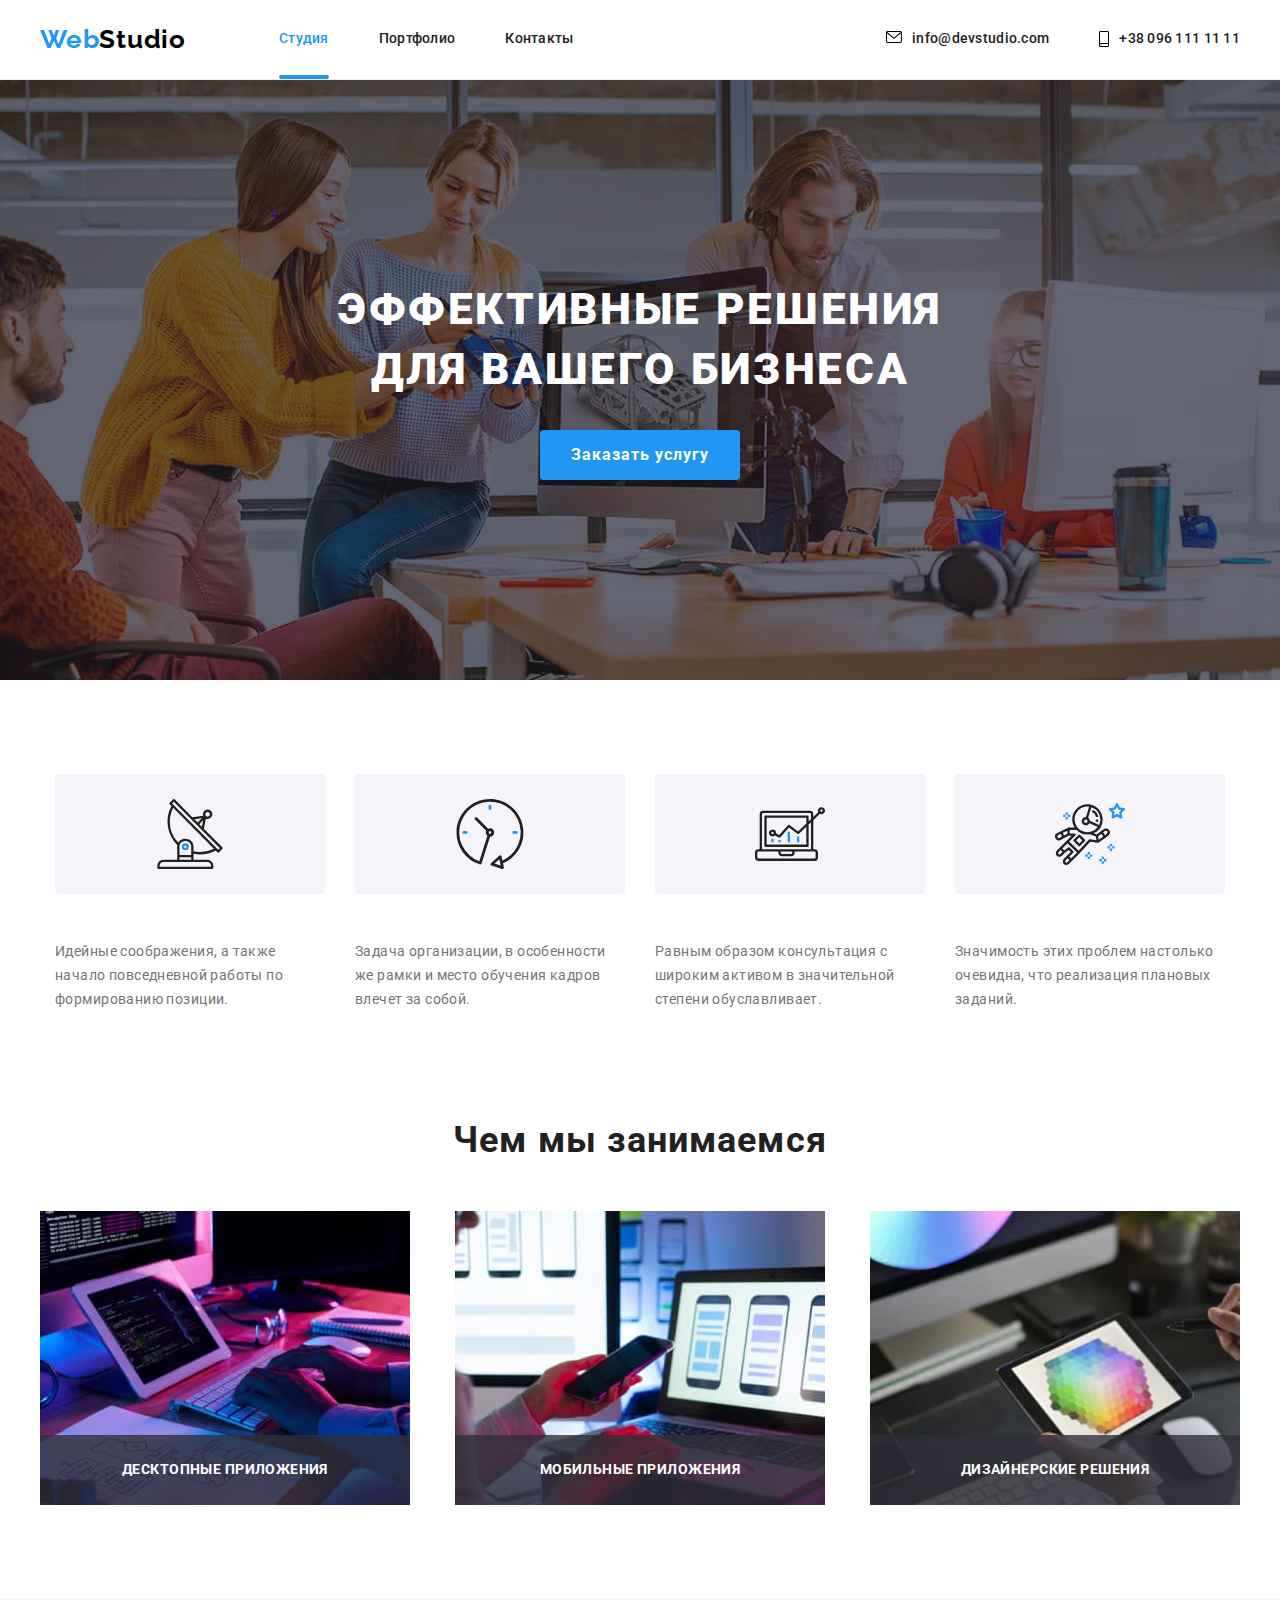
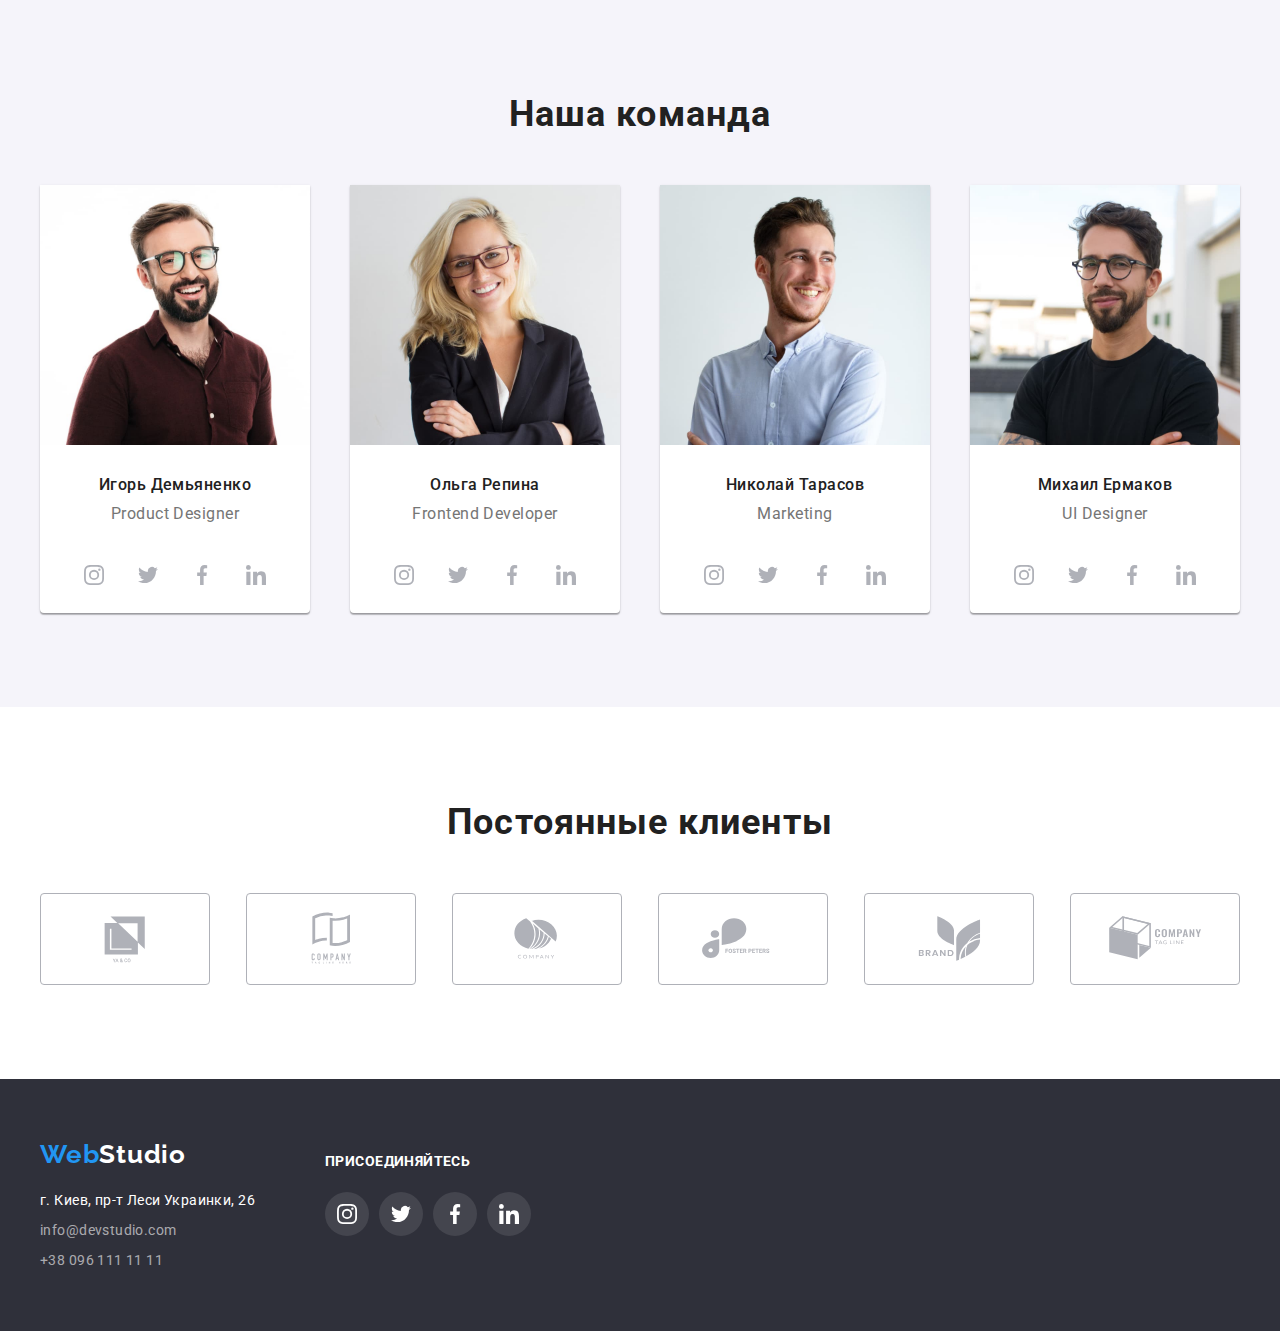
<file: index.html>
<!DOCTYPE html>
<html lang="ru">
<head>
    <meta charset="UTF-8">
    <meta http-equiv="X-UA-Compatible" content="IE=edge">
    <meta name="viewport" content="width=device-width, initial-scale=1.0">
    <title>Студия</title>
    <link rel="preconnect" href="https://fonts.googleapis.com">
    <link rel="preconnect" href="https://fonts.gstatic.com" crossorigin>
    <link href="https://fonts.googleapis.com/css2?family=Raleway:wght@700&family=Roboto:wght@400;500;700;900&display=swap"
        rel="stylesheet">
    <link rel="stylesheet" href="./css/modern-normalize.css">
    <link rel="stylesheet" href="./css/styles.css">
</head>
<body>
<!-- =============================== Header =============================== -->
    <header class="header">
        <div class="container">
            <div class="header-style">
                <nav class="navbar">
                    <a href="/" class="logo">Web<span>Studio</span></a>
                    <ul class="nav-boxes">
                            <li class="nav-item underline uactive"><a href="#" class="link active">Студия</a></li>
                            <li class="nav-item underline"><a href="portfolio.html" class="link">Портфолио</a></li>
                            <li class="nav-item underline"><a href="#" class="link">Контакты</a></li>
                    </ul>
                </nav>
                <ul class="adress-boxes">
                    <li class="nav-item">
                        <a href="mailto:info@devstudio.com" class="link">info@devstudio.com
                            <svg width=16px height=12px>
                                <use href="./images/icons.svg#icon-mail"></use>
                            </svg>
                        </a>
                    </li>
                    <li class="nav-item">
                        <a href="tel:+380961111111" class="link">+38 096 111 11 11
                            <svg width=10px height=16px>
                                <use href="./images/icons.svg#icon-smartphone"></use>
                            </svg>
                        </a>
                    </li>
                </ul>
            </div>
        </div>
    </header>
    
    <main>
<!-- =============================== Hero =============================== -->
        <section class="hero-section">
            <div class="container">
                <h1 class="heading-first">Эффективные решения <br/> для вашего бизнеса</h1>
                <button class="order-button" type="button" data-modal-open>Заказать услугу</button>               
            </div>
        </section>
        <div class="middle-part">
<!-- =============================== Credo =============================== -->
<section class="middle-section">
    <div class="container">
        <h2 hidden class="heading-second">Наше кредо</h2>
        <ul class="credo">
                    <li class="credo-item icon-antenna">
                        <!-- переделывает подключение иконок с :before на SVG-спрайт -->
                        <svg>
                            <use href="./images/icons.svg#icon-antenna"></use>
                        </svg>
                        <!-- окончание -->
                        <h3 class="heading-third">Внимание к деталям</h3>
                        <p class="text">Идейные соображения, а также начало повседневной работы по формированию позиции.</p>
                    </li>
                    <li class="credo-item icon-clock">
                        <!-- переделывает подключение иконок с :before на SVG-спрайт -->
                        <svg>
                            <use href="./images/icons.svg#icon-clock"></use>
                        </svg>
                        <!-- окончание -->
                        <h3 class="heading-third">Пунктуальность</h3>
                        <p class="text">Задача организации, в особенности же рамки и место обучения кадров влечет за собой.</p>
                    </li>
                    <li class="credo-item icon-diagrama">
                        <!-- переделывает подключение иконок с :before на SVG-спрайт -->
                        <svg>
                            <use href="./images/icons.svg#icon-diagrama"></use>
                        </svg>
                        <!-- окончание -->
                        <h3 class="heading-third">Планирование</h3>
                        <p class="text">Равным образом консультация с широким активом в значительной степени обуславливает.</p>
                    </li>
                    <li class="credo-item icon-astronaut">
                        <!-- переделывает подключение иконок с :before на SVG-спрайт -->
                        <svg>
                            <use href="./images/icons.svg#icon-astronaut"></use>
                        </svg>
                        <!-- окончание -->
                        <h3 class="heading-third">Современные технологии</h3>
                        <p class="text">Значимость этих проблем настолько очевидна, что реализация плановых заданий.</p>
                    </li> 
                </ul>
            </div>
        </section>
        <section class="example-section">
            <div class="container">
                <h2 class="heading-second">Чем мы занимаемся</h2>
                <ul class="do-example">
                    <li>
                        <img src="./images/img_main1.jpg" alt="Работа с кодом" width="370" height="294" />
                        <div class="do-bg">
                            <h3 class="heading-third">Десктопные приложения</h3>
                        </div>
                    </li>
                    <li>
                        <img src="./images/img_main2.jpg" alt="Дизайн мобильных приложений" width="370" height="294" />
                        <div class="do-bg">
                            <h3 class="heading-third">Мобильные приложения</h3>
                        </div>
                    </li>
                    <li>
                        <img src="./images/img_main3.jpg" alt="Цветовая палитра" width="370" height="294" />
                        <div class="do-bg">
                            <h3 class="heading-third">Дизайнерские решения</h3>
                        </div>
                    </li>
                </ul>
            </div>
        </section>
    </div>    
    <section class="job-section">
        <div class="container">
            <h2 class="heading-second">Наша команда</h2>
            <ul class="employee-list">
                <li class="employee">
                    <img class="employee-img" src="./images/img_main4.jpg" alt="Product Designer" width="270" height="260" />
                    <h4 class="heading-fourth">Игорь Демьяненко</h4>
                    <p class="job">Product Designer</p>
                    <ul class="employee-socials">
                        <li class="employee-socials-list">
                            <a href="#" class="employee-social-link" aria-label="Instagram">
                                <svg width="20" height="20">
                                    <use href="./images/icons.svg#icon-instagram"></use>
                                    </svg>
                                </a>
                            </li>
                            <li>
                                <a href="#" class="employee-social-link" aria-label="Twitter">
                                    <svg width="20" height="20">
                                        <use href="./images/icons.svg#icon-twitter"></use>
                                    </svg>
                                </a>                                
                            </li>
                            <li>
                                <a href="#" class="employee-social-link" aria-label="Facebook">
                                    <svg width="20" height="20">
                                        <use href="./images/icons.svg#icon-facebook"></use>
                                    </svg>
                                </a>                                
                            </li>
                            <li>
                                <a href="#" class="employee-social-link" aria-label="Linkedin">
                                    <svg width="20" height="20">
                                        <use href="./images/icons.svg#icon-linkedin"></use>
                                    </svg>
                                </a>                                
                            </li>
                        </ul>
                    </li>
                    <li class="employee">
                        <img class="employee-img" src="./images/img_main5.jpg" alt="Frontend Developer" width="270" height="260" />
                        <h4 class="heading-fourth">Ольга Репина</h4>
                        <p class="job">Frontend Developer</p>
                        <ul class="employee-socials">
                            <li class="employee-socials-list">
                                <a href="#" class="employee-social-link" aria-label="Instagram">
                                    <svg width="20" height="20">
                                        <use href="./images/icons.svg#icon-instagram"></use>
                                    </svg>
                                </a>
                            </li>
                            <li>
                                <a href="#" class="employee-social-link" aria-label="Twitter">
                                    <svg width="20" height="20">
                                        <use href="./images/icons.svg#icon-twitter"></use>
                                    </svg>
                                </a>
                            </li>
                            <li>
                                <a href="#" class="employee-social-link" aria-label="Facebook">
                                    <svg width="20" height="20">
                                        <use href="./images/icons.svg#icon-facebook"></use>
                                    </svg>
                                </a>
                            </li>
                            <li>
                                <a href="#" class="employee-social-link" aria-label="Linkedin">
                                    <svg width="20" height="20">
                                        <use href="./images/icons.svg#icon-linkedin"></use>
                                    </svg>
                                </a>
                            </li>
                        </ul>
                    </li>
                    <li class="employee">
                        <img class="employee-img" src="./images/img_main6.jpg" alt="Marketing" width="270" height="260" />
                        <h4 class="heading-fourth">Николай Тарасов</h4>
                        <p class="job">Marketing</p>
                        <ul class="employee-socials">
                            <li class="employee-socials-list">
                                <a href="#" class="employee-social-link" aria-label="Instagram">
                                    <svg width="20" height="20">
                                        <use href="./images/icons.svg#icon-instagram"></use>
                                    </svg>
                                </a>
                            </li>
                            <li>
                                <a href="#" class="employee-social-link" aria-label="Twitter">
                                    <svg width="20" height="20">
                                        <use href="./images/icons.svg#icon-twitter"></use>
                                    </svg>
                                </a>
                            </li>
                            <li>
                                <a href="#" class="employee-social-link" aria-label="Facebook">
                                    <svg width="20" height="20">
                                        <use href="./images/icons.svg#icon-facebook"></use>
                                    </svg>
                                </a>
                            </li>
                            <li>
                                <a href="#" class="employee-social-link" aria-label="Linkedin">
                                    <svg width="20" height="20">
                                        <use href="./images/icons.svg#icon-linkedin"></use>
                                    </svg>
                                </a>
                            </li>
                        </ul>
                    </li>
                    <li class="employee">
                        <img src="./images/img_main7.jpg" alt="UI Designer" width="270" height="260" />
                        <h4 class="heading-fourth">Михаил Ермаков</h4>
                        <p class="job">UI Designer</p>
                        <ul class="employee-socials">
                            <li class="employee-socials-list">
                                <a href="#" class="employee-social-link" aria-label="Instagram">
                                    <svg width="20" height="20">
                                        <use href="./images/icons.svg#icon-instagram"></use>
                                    </svg>
                                </a>
                            </li>
                            <li>
                                <a href="#" class="employee-social-link" aria-label="Twitter">
                                    <svg width="20" height="20">
                                        <use href="./images/icons.svg#icon-twitter"></use>
                                    </svg>
                                </a>
                            </li>
                            <li>
                                <a href="#" class="employee-social-link" aria-label="Facebook">
                                    <svg width="20" height="20">
                                        <use href="./images/icons.svg#icon-facebook"></use>
                                    </svg>
                                </a>
                            </li>
                            <li>
                                <a href="#" class="employee-social-link" aria-label="Linkedin">
                                    <svg width="20" height="20">
                                        <use href="./images/icons.svg#icon-linkedin"></use>
                                    </svg>
                                </a>
                            </li>
                        </ul>
                    </li>
                </ul>
            </div>
        </section>
        <section class="client-section">
            <div class="container">
                <h2 class="heading-second">Постоянные клиенты</h2>
                <ul class="client-list">
                    <li class="client">
                        <svg>
                            <use href="./images/icons.svg#icon-client-1"></use>
                        </svg>
                    </li>
                    <li class="client">
                        <svg>
                            <use href="./images/icons.svg#icon-client-2"></use>
                        </svg>
                    </li>
                    <li class="client">
                        <svg>
                            <use href="./images/icons.svg#icon-client-3"></use>
                        </svg>
                    </li>
                    <li class="client">
                        <svg>
                            <use href="./images/icons.svg#icon-client-4"></use>
                        </svg>
                    </li>
                    <li class="client">
                        <svg>
                            <use href="./images/icons.svg#icon-client-5"></use>
                        </svg>
                    </li>
                    <li class="client">
                        <svg>
                            <use href="./images/icons.svg#icon-client-6"></use>
                        </svg>
                    </li>
                </ul>
            </div>
        </section>
    </main>
    <footer class="footer-box-index">
        <div class="container footer-part">
            <div class="style">
                <a href="/" class="logo">Web<span>Studio</span></a>
                <address>
                    <ul class="footer-contacts">
                        <li class="link-contact"><a href="https://www.google.com.ua/maps/place/%D0%B1%D1%83%D0%BB.+%D0%9B%D0%B5%D1%81%D0%B8+%D0%A3%D0%BA%D1%80%D0%B0%D0%B8%D0%BD%D0%BA%D0%B8,+4,+%D0%9A%D0%B8%D0%B5%D0%B2,+02000/@50.4374005,30.5238832,17z/data=!3m1!4b1!4m5!3m4!1s0x40d4cf01b91673c3:0xdbed44d1d9a69028!8m2!3d50.4374005!4d30.5260719?hl=ru" class="footer-contact area" target="_blank" rel="noreferrer noopener">г. Киев, пр-т Леси Украинки, 26</a></li>
                        <li class="link-contact"><a href="mailto:info@devstudio.com" class="footer-contact">info@devstudio.com</a></li>
                        <li class="link-contact"><a href="tel:+380961111111" class="footer-contact">+38 096 111 11 11</a></li>
                    </ul>
                </address>
            </div>
            <div class="style-join">    
                <h2 class="heading-second">присоединяйтесь</h2>
                <ul class="join-socials">
                    <li class="join-socials-list">
                        <a href="#" class="join-social-link" aria-label="Instagram">
                            <svg width="20" height="20">
                                <use href="./images/icons.svg#icon-instagram"></use>
                            </svg>
                        </a>
                    </li>
                    <li>
                        <a href="#" class="join-social-link" aria-label="Twitter">
                            <svg width="20" height="20">
                                <use href="./images/icons.svg#icon-twitter"></use>
                            </svg>
                        </a>
                    </li>
                    <li>
                        <a href="#" class="join-social-link" aria-label="Facebook">
                            <svg width="20" height="20">
                                <use href="./images/icons.svg#icon-facebook"></use>
                            </svg>
                        </a>
                    </li>
                    <li>
                        <a href="#" class="join-social-link" aria-label="Linkedin">
                            <svg width="20" height="20">
                                <use href="./images/icons.svg#icon-linkedin"></use>
                            </svg>
                        </a>
                    </li>
                </ul>
            </div>
        </div>
    </footer>
    <!-- Modal window -->
    <div class="backdrop is-hidden" data-modal>
        <div class="modal">
            <P></P>                        
            <button class="close-button" type="button" data-modal-close>
                <svg width=18px height=18px>
                    <use href="./images/icons.svg#icon-close-black"></use>
                </svg>
            </button>          
        </div>
    </div>
    <script src="./js/modal.js"></script>
</body>
</html>
</file>
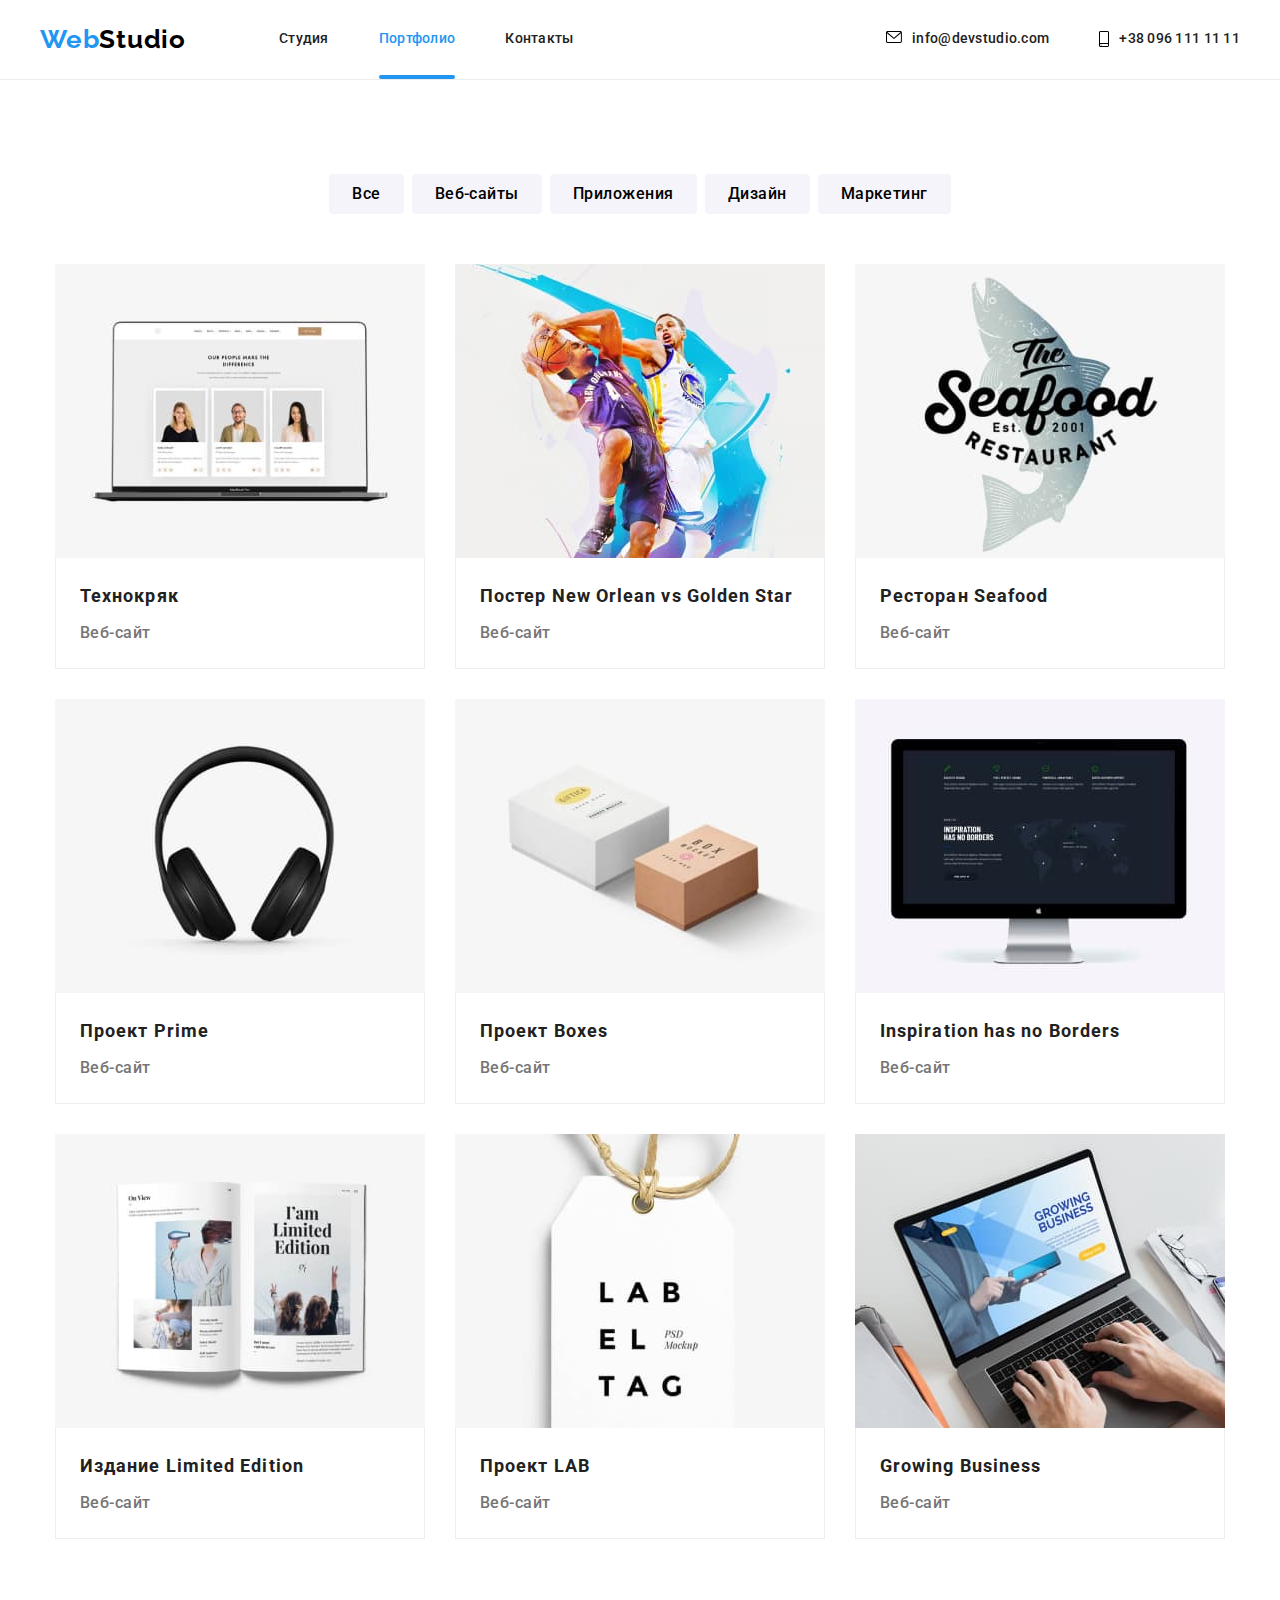
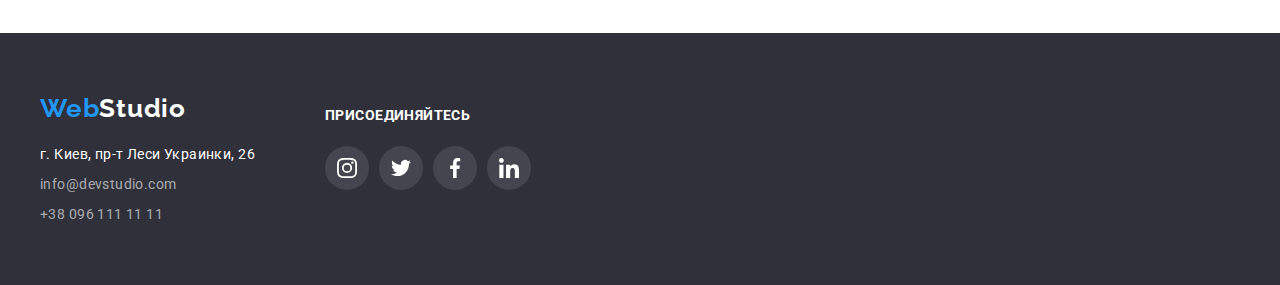
<file: portfolio.html>
<!DOCTYPE html>
<html lang="ru">

<head>
    <meta charset="UTF-8">
    <meta http-equiv="X-UA-Compatible" content="IE=edge">
    <meta name="viewport" content="width=device-width, initial-scale=1.0">
    <title>Портфолио</title>
    <link rel="preconnect" href="https://fonts.googleapis.com">
    <link rel="preconnect" href="https://fonts.gstatic.com" crossorigin>
    <link href="https://fonts.googleapis.com/css2?family=Raleway:wght@700&family=Roboto:wght@400;500;700;900&display=swap"
        rel="stylesheet">
    <link rel="stylesheet" href="./css/modern-normalize.css">
    <link rel="stylesheet" href="./css/styles.css">
</head>

<body>
    <!-- =============================== Header =============================== -->
    <header class="header">
        <div class="container">
            <div class="header-style">
                <nav class="navbar">
                    <a href="/" class="logo">Web<span>Studio</span></a>
                    <ul class="nav-boxes">
                        <li class="nav-item underline"><a href="index.html" class="link">Студия</a></li>
                        <li class="nav-item underline uactive"><a href="#" class="link active">Портфолио</a></li>
                        <li class="nav-item underline"><a href="#" class="link">Контакты</a></li>
                    </ul>
                </nav>
                <ul class="adress-boxes">
                    <li class="nav-item">
                        <a href="mailto:info@devstudio.com" class="link">info@devstudio.com
                            <svg width=16px height=12px>
                                <use href="./images/icons.svg#icon-mail"></use>
                            </svg>
                        </a>
                    </li>
                    <li class="nav-item">
                        <a href="tel:+380961111111" class="link">+38 096 111 11 11
                            <svg width=10px height=16px>
                                <use href="./images/icons.svg#icon-smartphone"></use>
                            </svg>
                        </a>
                    </li>
                </ul>
            </div>
        </div>
    </header>
    <main>
        <!-- =============================== Buttons =============================== -->
        <section class="section-button">
            <div class="container">
                <ul class="button-boxes">
                    <li class="button-item"><button class="button" type="button">Все</button></li>
                    <li class="button-item"><button class="button" type="button">Веб-сайты</button></li>
                    <li class="button-item"><button class="button" type="button">Приложения</button></li>
                    <li class="button-item"><button class="button" type="button">Дизайн</button></li>
                    <li class="button-item"><button class="button" type="button">Маркетинг</button></li>
                </ul>
            </div>
        <!-- =============================== Categories =============================== -->
        </section>
        <section class="section-categories">
            <div class="container">
                <h1 hidden class="heading-first">Категории портфолио</h1>
                <ul class="categories">
                    <li class="category-item">
                        <a href="#" class="link">
                            <div class="overlay-box">
                                <img class="category-img" src="./images/img_portfolio1.jpg" alt="Ноутбук" width="370" height="294"/>
                                <div class="overlay-shade">
                                    <p>Технокряк это современная площадка распространения коронавируса. Компании используют эту платформу для цифрового шпионажа и атак на защищённые сервера конкурентов.</p>
                                </div>
                            </div>                          
                            <div class="portfolio-description">
                                <h2 class="portfolio-title">Технокряк</h2>
                                <p class="portfolio-text">Веб-сайт</p>  
                            </div>
                        </a>
                        <!-- <div class="test">

                        </div> -->
                    </li>
                    <li class="category-item">
                        <a href="#" class="link">
                            <div class="overlay-box">
                                <img class="category-img" src="./images/img_portfolio2.jpg" alt="Баскетболисты" width="370" height="294" />
                                <div class="overlay-shade">
                                    <p>Lorem, ipsum dolor sit amet consectetur adipisicing elit. Quas quos itaque facere atque deserunt neque cupiditate aut a, earum similique sed delectus odit dolor illum.</p>
                                </div>
                            </div>
                            <div class="portfolio-description">
                                <h2 class="portfolio-title">Постер New Orlean vs Golden Star</h2>
                                <p class="portfolio-text">Веб-сайт</p>
                            </div>
                        </a>
                    </li>
                    <li class="category-item">
                        <a href="#" class="link">
                            <div class="overlay-box">                           
                                <img class="category-img" src="./images/img_portfolio3.jpg" alt="Лого ресторана морепродуктов" width="370" height="294" />
                                <div class="overlay-shade">
                                    <p>Lorem, ipsum dolor sit amet consectetur adipisicing elit. Quas quos itaque facere atque deserunt neque cupiditate
                                        aut a, earum similique sed delectus odit dolor illum.</p>
                                </div>
                            </div>
                            <div class="portfolio-description">
                                <h2 class="portfolio-title">Ресторан Seafood</h2>
                                <p class="portfolio-text">Веб-сайт</p>
                            </div>                            
                        </a>
                    </li>
                    <li class="category-item">
                        <a href="#" class="link">
                            <div class="overlay-box">
                                <img class="category-img" src="./images/img_portfolio4.jpg" alt="Наушники" width="370" height="294" />
                                <div class="overlay-shade">
                                    <p>Lorem, ipsum dolor sit amet consectetur adipisicing elit. Quas quos itaque facere atque deserunt neque cupiditate
                                        aut a, earum similique sed delectus odit dolor illum.</p>
                                </div>
                            </div>
                            <div class="portfolio-description">
                                <h2 class="portfolio-title">Проект Prime</h2>
                                <p class="portfolio-text">Веб-сайт</p>
                            </div>                            
                        </a>
                    </li>
                    <li class="category-item">
                        <a href="#" class="link">
                            <div class="overlay-box">
                                <img class="category-img" src="./images/img_portfolio5.jpg" alt="Картонные коробки" width="370" height="294" />
                                <div class="overlay-shade">
                                    <p>Lorem, ipsum dolor sit amet consectetur adipisicing elit. Quas quos itaque facere atque deserunt neque cupiditate
                                        aut a, earum similique sed delectus odit dolor illum.</p>
                                </div>
                            </div>
                            <div class="portfolio-description">
                                <h2 class="portfolio-title">Проект Boxes</h2>
                                <p class="portfolio-text">Веб-сайт</p>
                            </div>                            
                        </a>
                    </li>
                    <li class="category-item">
                        <a href="#" class="link">
                            <div class="overlay-box">
                                <img class="category-img" src="./images/img_portfolio6.jpg" alt="Моноблок" width="370" height="294" />
                                <div class="overlay-shade">
                                    <p>Lorem, ipsum dolor sit amet consectetur adipisicing elit. Quas quos itaque facere atque deserunt neque cupiditate
                                        aut a, earum similique sed delectus odit dolor illum.</p>
                                </div>
                            </div>
                            <div class="portfolio-description">
                                <h2 class="portfolio-title">Inspiration has no Borders</h2>
                                <p class="portfolio-text">Веб-сайт</p> 
                            </div>                            
                        </a>
                    </li>
                    <li class="category-item">
                        <a href="#" class="link">
                            <div class="overlay-box">
                                <img class="category-img" src="./images/img_portfolio7.jpg" alt="Открытая книга" width="370" height="294" />
                                <div class="overlay-shade">
                                    <p>Lorem, ipsum dolor sit amet consectetur adipisicing elit. Quas quos itaque facere atque deserunt neque cupiditate
                                        aut a, earum similique sed delectus odit dolor illum.</p>
                                </div>
                            </div>
                            <div class="portfolio-description">
                                <h2 class="portfolio-title">Издание Limited Edition</h2>
                                <p class="portfolio-text">Веб-сайт</p>
                            </div>                            
                        </a>
                    </li>
                    <li class="category-item">
                        <a href="#" class="link">
                            <div class="overlay-box">
                                <img class="category-img" src="./images/img_portfolio8.jpg" alt="Бирка-визитка" width="370" height="294" />
                                <div class="overlay-shade">
                                    <p>Lorem, ipsum dolor sit amet consectetur adipisicing elit. Quas quos itaque facere atque deserunt neque cupiditate
                                        aut a, earum similique sed delectus odit dolor illum.</p>
                                </div>
                            </div>
                            <div class="portfolio-description">
                                <h2 class="portfolio-title">Проект LAB</h2>
                                <p class="portfolio-text">Веб-сайт</p>
                            </div>                            
                        </a>
                    </li>
                    <li class="category-item">
                        <a href="#" class="link">
                            <div class="overlay-box">
                                <img class="category-img" src="./images/img_portfolio9.jpg" alt="Работа на ноутбуке" width="370" height="294" />
                                <div class="overlay-shade">
                                    <p>Lorem, ipsum dolor sit amet consectetur adipisicing elit. Quas quos itaque facere atque deserunt neque cupiditate
                                        aut a, earum similique sed delectus odit dolor illum.</p>
                                </div>
                            </div>
                            <div class="portfolio-description">
                                <h2 class="portfolio-title">Growing Business</h2>
                                <p class="portfolio-text">Веб-сайт</p>
                            </div>                            
                        </a>
                    </li>
                </ul>
            </div>          
        </section>
    </main>
    <!-- =============================== Footer =============================== -->
    <footer class="footer-box-portfolio">
        <div class="container footer-part">
            <div class="style">
                <a href="/" class="logo">Web<span>Studio</span></a>
                <address>
                    <ul class="footer-contacts">
                        <li class="link-contact"><a href="https://www.google.com.ua/maps/place/%D0%B1%D1%83%D0%BB.+%D0%9B%D0%B5%D1%81%D0%B8+%D0%A3%D0%BA%D1%80%D0%B0%D0%B8%D0%BD%D0%BA%D0%B8,+4,+%D0%9A%D0%B8%D0%B5%D0%B2,+02000/@50.4374005,30.5238832,17z/data=!3m1!4b1!4m5!3m4!1s0x40d4cf01b91673c3:0xdbed44d1d9a69028!8m2!3d50.4374005!4d30.5260719?hl=ru"
                            class="footer-contact area" target="_blank" rel="noreferrer noopener">г. Киев, пр-т Леси Украинки, 26</a></li>
                        <li class="link-contact"><a href="mailto:info@devstudio.com" class="footer-contact">info@devstudio.com</a></li>
                        <li class="link-contact"><a href="tel:+380961111111" class="footer-contact">+38 096 111 11 11</a></li>
                    </ul>
                </address>
            </div>    
            <div class="style-join">
                <h2 class="heading-second">присоединяйтесь</h2>
                <ul class="join-socials">
                    <li class="join-socials-list">
                        <a href="#" class="join-social-link" aria-label="Instagram">
                            <svg width=20px height=20px>
                                <use href="./images/icons.svg#icon-instagram"></use>
                            </svg>
                        </a>
                    </li>
                    <li>
                        <a href="#" class="join-social-link" aria-label="Twitter">
                            <svg width=20px height=20px>
                                <use href="./images/icons.svg#icon-twitter"></use>
                            </svg>
                        </a>
                    </li>
                    <li>
                        <a href="#" class="join-social-link" aria-label="Facebook">
                            <svg width=20px height=20px>
                                <use href="./images/icons.svg#icon-facebook"></use>
                            </svg>
                        </a>
                    </li>
                    <li>
                        <a href="#" class="join-social-link" aria-label="Linkedin">
                            <svg width=20px height=20px>
                                <use href="./images/icons.svg#icon-linkedin"></use>
                            </svg>
                        </a>
                    </li>
                </ul>
            </div>
        </div>
    </footer>
</body>

</html>
</file>
<file: css/styles.css>
:root {
  --primery-color: #2196f3;
  --main-txt-color: #212121;
  --background-color: #e5e5e5;
  --background2-color: #2f303a;
  --background3-color: #f5f4fa;
  --primery-font: 'Roboto', san-serif;
  --secondary-font: 'Raleway', san-serif;
  --time: 250ms;
  --time-f: cubic-bezier(0.4, 0, 0.2, 1);
}
ul,
ol {
  list-style: none;
}

/*Вынесены общие стили*/

body {
  font-family: var(--primery-font);
  font-style: normal;
  font-weight: normal;
  background: var(--background-color);
  color: var(--main-txt-color);
}
a {
  text-decoration: none;
  margin: 0;
  padding: 0;
}
h1,
h2,
h3,
h4,
h5,
h6,
p {
  margin: 0;
  padding: 0;
}
img {
  display: block;
}

/*Конец вынесения общих стилей*/

/*========================= Header ===================================*/
/*Вынесены стили текста*/
.logo {
  font-family: var(--secondary-font);
  font-weight: bold;
  font-size: 26px;
  line-height: 1.19;
  letter-spacing: 0.03em;
  color: var(--primery-color);
}
.logo > span {
  color: #000000;
}
.link {
  font-weight: 500;
  font-size: 14px;
  line-height: 1.14;
  letter-spacing: 0.02em;
  color: var(--main-txt-color);
  transition-property: color;
  transition-duration: var(--time);
  transition-timing-function: var(--time-f);
}
.link:hover,
.link:focus {
  color: var(--primery-color);
}
.link.active {
  color: var(--primery-color);
}

/*Вынесены стили объектов*/
.header {
  height: 80px;
  background-color: #ffffff;
  text-align: center;
  border-bottom: 1px solid #ececec;
  padding: 24px 0 25px 0;
  overflow: hidden;
}
.header-style,
.navbar,
.adress-boxes,
.nav-boxes {
  display: flex;
  align-items: center;
  padding: 0;
  margin: 0;
}
.logo {
  margin-right: 93px;
  margin-left: 0px;
}
.adress-boxes {
  margin-left: auto;
}
.nav-item {
  display: flex;
  align-items: center;
  padding: 0;
  margin: 0 0 0 auto;
}
.nav-item:not(:last-child) {
  margin-right: 50px;
}
.link:not(:last-child) {
  margin-right: 50px;
}
.nav-item > a {
  display: inline-flex;
  flex-direction: row-reverse;
}
.underline {
  position: relative;
}

.underline::after {
  content: '';
  position: absolute;
  width: 100%;
  height: 4px;
  bottom: -36px;
  background-color: currentColor;
  border-radius: 2px;
  transition-property: translateY(100%), background-color;
  transition-duration: var(--time);
  transition-timing-function: var(--time-f);
}
.underline:hover::after,
.underline:focus::after {
  transform: translateY(-100%);
  background-color: var(--primery-color);
}
.uactive::after {
  transform: translateY(-100%);
  background-color: var(--primery-color);
}

.link svg {
  margin: 0px 10px 0px 0px;
  transition-property: fill;
  transition-duration: var(--time);
  transition-timing-function: var(--time-f);
}
.link:hover svg,
.link:focus svg {
  fill: var(--primery-color);
}

/*Конец вынесения стилей хэдера*/

/*Вынесены стили кнопок*/
.order-button {
  cursor: pointer;
  font-weight: bold;
  font-size: 16px;
  line-height: 1.88;
  letter-spacing: 0.06em;
  color: #ffffff;
  background: var(--primery-color);
  border-radius: 4px;
  border: 0;
  padding: 10px 0px;
  min-width: 200px;
}
.button {
  cursor: pointer;
  font-weight: 500;
  font-size: 16px;
  line-height: 1.63;
  letter-spacing: 0.03em;
  background-color: var(--background3-color);
  border-radius: 4px;
  border: 1px solid var(--background3-color);
  transition-property: border, color, box-shadow, background-color;
  transition-duration: var(--time);
  transition-timing-function: var(--time-f);
}
.button:hover,
.button:focus {
  background-color: var(--primery-color);
  border: 1px solid var(--primery-color);
  color: #ffffff;
  box-shadow: 0px 3px 1px rgba(0, 0, 0, 0.1), 0px 1px 2px rgba(0, 0, 0, 0.08),
    0px 2px 2px rgba(0, 0, 0, 0.12);
}

/*Конец вынесения стилей кнопок*/

/*Вынесены стили заголовков и подписей*/
.heading-first {
  font-weight: 900;
  font-size: 44px;
  line-height: 1.36;
  letter-spacing: 0.06em;
  text-transform: uppercase;
  color: #ffffff;
}
.portfolio-title {
  font-weight: bold;
  font-size: 18px;
  line-height: 2;
  letter-spacing: 0.06em;
  color: var(--main-txt-color);
}
.heading-second {
  font-weight: bold;
  font-size: 36px;
  line-height: 1.17;
  letter-spacing: 0.03em;
}
.heading-third {
  font-weight: bold;
  font-size: 14px;
  line-height: 1.14;
  letter-spacing: 0.03em;
  text-transform: uppercase;
}
.heading-fourth {
  font-weight: 500;
  font-size: 16px;
  line-height: 1.19;
  letter-spacing: 0.03em;
}
.job {
  font-size: 16px;
  line-height: 1.19;
  letter-spacing: 0.03em;
  color: #757575;
}

.portfolio-text {
  font-size: 16px;
  line-height: 1.88;
  letter-spacing: 0.03em;
  color: #757575;
}
/*Конец вынесения стилей заголовков и подписей*/

/*Вынесены стили абзацов*/
.text {
  font-size: 14px;
  line-height: 1.71;
  letter-spacing: 0.03em;
  color: #757575;
}
/*Конец вынесения стилей абзацов*/

/*Вынесены стили футера*/
.footer-contact {
  font-family: var(--primery-font);
  font-style: normal;
  font-weight: normal;
  font-size: 14px;
  line-height: 1.5;
  letter-spacing: 0.03em;
  color: rgba(255, 255, 255, 0.6);
}
.footer-contact.area {
  color: #ffffff;
}
.footer-box-portfolio > .container > .style > .logo > span,
.footer-box-index > .container > .style > .logo > span {
  color: #ffffff;
}
.style-join > .heading-second {
  font-family: var(--primery-font);
  font-style: normal;
  font-weight: bold;
  font-size: 14px;
  line-height: 1.5;
  letter-spacing: 0.03em;
  text-transform: uppercase;
  text-align: left;
  color: #ffffff;
  padding: 0;
}

/*Конец вынесения стилей футера*/

.container {
  width: 1200px;
  margin: 0 auto 0;
  /* border: 2px solid tomato; */
}

/*========================= Hero ===================================*/
.hero-section {
  background-image: linear-gradient(to right, rgba(47, 48, 58, 0.4), rgba(47, 48, 58, 0.4)),
    url(../images/img-bg.jpg);
  background-color: var(--background2-color);
  background-position: center;
  background-repeat: no-repeat;
  background-size: cover;
  text-align: center;
  padding: 200px 0px;
  max-width: 1600px;
  height: 600px;
  margin: 0 auto 0;
}
.heading-first {
  padding-bottom: 30px;
}

/*========================= Buttons portfolio ===================================*/
.section-button {
  background-color: #ffffff;
}
.button-boxes {
  display: flex;
  justify-content: center;
  margin: 0;
  padding: 94px 0px 50px 0px;
}
.button-item:not(:last-child) {
  margin-right: 8px;
}
.button {
  padding: 6px 22px;
}

/*========================= Categories portfolio ===================================*/
.section-categories {
  background-color: #ffffff;
  padding: 0px 0px 94px 0px;
}
.categories {
  display: flex;
  flex-wrap: wrap;
  padding: 0;
  margin: 0;
  justify-content: center;
}
/* .category-img {
  display: block;
} */
.category-item {
  background-color: #ffffff;
  transition-property: box-shadow;
  transition-duration: var(--time);
  transition-timing-function: var(--time-f);
  display: block;
}
.portfolio-description {
  padding: 20px 0px;
  border: 1px solid #eeeeee;
  border-top: none;
}
.category-item:not(:nth-child(3n)) {
  margin-right: 30px;
}
.category-item:not(:nth-child(n + 7)) {
  margin-bottom: 30px;
}
.portfolio-title,
.portfolio-text {
  margin: 0 24px;
}
.portfolio-text {
  margin-top: 4px;
}
.category-item:hover {
  box-shadow: 0px 1px 1px rgba(0, 0, 0, 0.12), 0px 4px 4px rgba(0, 0, 0, 0.06),
    1px 4px 6px rgba(0, 0, 0, 0.16);
}
.category-item .link {
  display: block;
}
.link:focus {
  box-shadow: 0px 1px 1px rgba(0, 0, 0, 0.12), 0px 4px 4px rgba(0, 0, 0, 0.06),
    1px 4px 6px rgba(0, 0, 0, 0.16);
}
.overlay-box {
  position: relative;
  overflow: hidden;
}
.overlay-shade {
  position: absolute;
  bottom: -100%;
  left: 0;
  width: 100%;
  height: 100%;
  background: rgba(33, 150, 243, 0.9);
  transform: translateY(0%);
  transition: transform 250ms ease;
}
.link:hover .overlay-shade,
.link:focus .overlay-shade {
  transform: translateY(-100%);
}

.overlay-shade > p {
  font-size: 18px;
  font-weight: normal;
  line-height: 1.56;
  letter-spacing: 0.03em;
  color: #ffffff;
  margin: 63px 24px;
  /* border: 1px solid black; */
}

/*========================= Credo ===================================*/
.middle-section {
  padding: 94px 0px;
  background-color: #ffffff;
}
.credo {
  display: flex;
  margin: 0;
  justify-content: center;
  height: 251px;
  padding: 0px;
}
.credo-item {
  width: 270px;
  height: auto;
}
/* --переделывает подключение иконок с SVG-спрайт на :before -- */
/* .credo-item::before {
  content: '';
  display: block;
  height: 120px;
  background-color: #f5f4fa;
  background-position: center;
  background-repeat: no-repeat;
  border-radius: 4px;
  margin-bottom: 30px;
} */
/* .icon-antenna::before {
  background-image: url(../images/icon-antenna.svg);
}
.icon-clock::before {
  background-image: url(../images/icon-clock.svg);
}
.icon-diagrama::before {
  background-image: url(../images/icon-diagrama.svg);
}
.icon-astronaut::before {
  background-image: url(../images/icon-astronaut.svg);
} */
/* ----------------------------------------------------- */
.credo-item:not(:last-child) {
  margin-right: 30px;
}
.heading-third {
  margin-bottom: 10px;
}

/* --переделывает подключение иконок с :before SVG-спрайт-- */
.credo-item > svg {
  content: '';
  display: block;
  width: 270px;
  height: 120px;
  margin-bottom: 30px;
  background-color: #f5f4fa;
  background-position: center;
  background-repeat: no-repeat;
  border-radius: 4px;
}

/*========================= Example ===================================*/
.example-section {
  padding: 0px 0px 94px 0px;
  background-color: #ffffff;
}
.heading-second {
  padding-bottom: 50px;
  text-align: center;
}
.heading-third {
  color: #ffffff;
  margin: 0;
}

.do-example {
  display: flex;
  justify-content: space-between;
  margin: 0;
  padding-left: 0;
  position: relative;
}
.employee-img {
  display: block;
}
.do-bg {
  position: absolute;
  display: flex;
  justify-content: center;
  align-items: center;
  height: 70px;
  width: 370px;
  background: rgba(47, 48, 58, 0.8);
  bottom: 0px;
}
/*========================= Team ===================================*/
.job-section {
  background-color: var(--background3-color);
  padding: 94px 0px;
}

.employee-list {
  display: flex;
  justify-content: space-between;
  padding-right: 0;
  margin: 0;
  padding-left: 0;
}
.employee {
  height: 428px;
  /* margin-bottom: 94px; */
  background: #ffffff;
  box-shadow: 0px 1px 3px rgba(0, 0, 0, 0.12), 0px 1px 1px rgba(0, 0, 0, 0.14),
    0px 2px 1px rgba(0, 0, 0, 0.2);
  border-radius: 0px 0px 4px 4px;
}
.heading-fourth,
.job {
  text-align: center;
  margin: 0px;
}
.heading-fourth {
  margin-top: 30px;
}
.job {
  margin-top: 10px;
}
.employee-socials {
  display: flex;
  justify-content: center;
  margin: 30px 32px 16px 32px;
  padding: 0;
}
.employee-socials li:not(:last-child) {
  margin-right: 10px;
}
.employee-social-link {
  display: flex;
  width: 44px;
  height: 44px;
  justify-content: center;
  align-items: center;
  border-radius: 50%;
  transition-property: background-color, fill;
  transition-duration: var(--time);
  transition-timing-function: var(--time-f);
}
.employee-social-link svg {
  fill: #afb1b8;
}
.employee-social-link:hover,
.employee-social-link:focus {
  background-color: var(--primery-color);
}
.employee-social-link:hover svg,
.employee-social-link:focus svg {
  fill: #ffffff;
}
/*========================= Clients ===================================*/
.client-section {
  background-color: #ffffff;
  padding: 94px 0px;
}
.client-list {
  display: flex;
  justify-content: space-between;
  padding-right: 0;
  margin: 0;
  padding-left: 0;
}
.client {
  display: flex;
  height: 92px;
  width: 170px;
  border: 1px solid #afb1b8;
  border-radius: 4px;
  margin: 0px;
  fill: #afb1b8;
  cursor: pointer;
  transition-property: fill, border;
  transition-duration: var(--time);
  transition-timing-function: var(--time-f);
}

.client:hover,
.client:focus {
  fill: var(--primery-color);
  border: 1px solid var(--primery-color);
}
/*========================= Footer ===================================*/
.footer-box-index,
.footer-box-portfolio {
  background-color: var(--background2-color);
}
.footer-part {
  display: flex;
}
.style {
  display: flex;
  flex-direction: column;
  padding: 60px 70px 60px 0px;
  /* width: 400px; */
}
.footer-box-index > .container > .style > .logo {
  padding-bottom: 20px;
  margin: 0;
}
.footer-box-portfolio > .container > .style > .logo {
  padding-bottom: 20px;
  margin: 0;
}
.footer-contacts {
  padding-left: 0;
  margin: 0;
}
.link-contact:not(:last-child) {
  margin: 0px 0px 9px 0px;
}
.style-join {
  display: flex;
  flex-direction: column;
  padding-top: 72px;
}
.join-socials {
  display: flex;
  justify-content: center;
  margin: 20px 10px 0px 0px;
  padding: 0;
}
.join-socials li:not(:last-child) {
  margin-right: 10px;
}
.join-social-link {
  display: flex;
  width: 44px;
  height: 44px;
  justify-content: center;
  align-items: center;
  border-radius: 50%;
  background-color: rgba(255, 255, 255, 0.1);
  transition-property: background-color;
  transition-duration: var(--time);
  transition-timing-function: var(--time-f);
}
.join-social-link svg {
  fill: #ffffff;
}
.join-social-link:hover,
.join-social-link:focus {
  background-color: var(--primery-color);
}

/*========================= Backdrop ===================================*/
.backdrop {
  position: fixed;
  top: 0px;
  left: 0px;
  width: 100%;
  height: 100%;
  background: rgba(0, 0, 0, 0.2);
  opacity: 1;
  visibility: visible;
  transform: opacity var(--time) var(--time-f), visibility var(--time) var(--time-f);
}
.backdrop.is-hidden {
  visibility: hidden;
  opacity: 0;
  pointer-events: none;
}
.backdrop.is-hidden.modal {
  transform: translate(-50% -50%) scale(0.9);
}
.modal {
  position: absolute;
  width: 528px;
  height: 581px;
  left: 50%;
  top: 50%;
  background: #ffffff;
  box-shadow: 0px 1px 3px rgba(0, 0, 0, 0.12), 0px 1px 1px rgba(0, 0, 0, 0.14),
    0px 2px 1px rgba(0, 0, 0, 0.2);
  border-radius: 4px;
  transform: translate(-50%, -50%) scale(1);
  transition: transform var(--time) var(--time-f);
}
.close-button {
  position: fixed;
  display: flex;
  width: 30px;
  height: 30px;
  border-radius: 50%;
  top: 8px;
  right: 8px;
  padding: 0;
  margin: 0;
  justify-content: center;
  align-items: center;
  background: #ffffff;
  border: 1px solid rgba(0, 0, 0, 0.1);
}
.close-button:hover {
  cursor: pointer;
}
</file>
